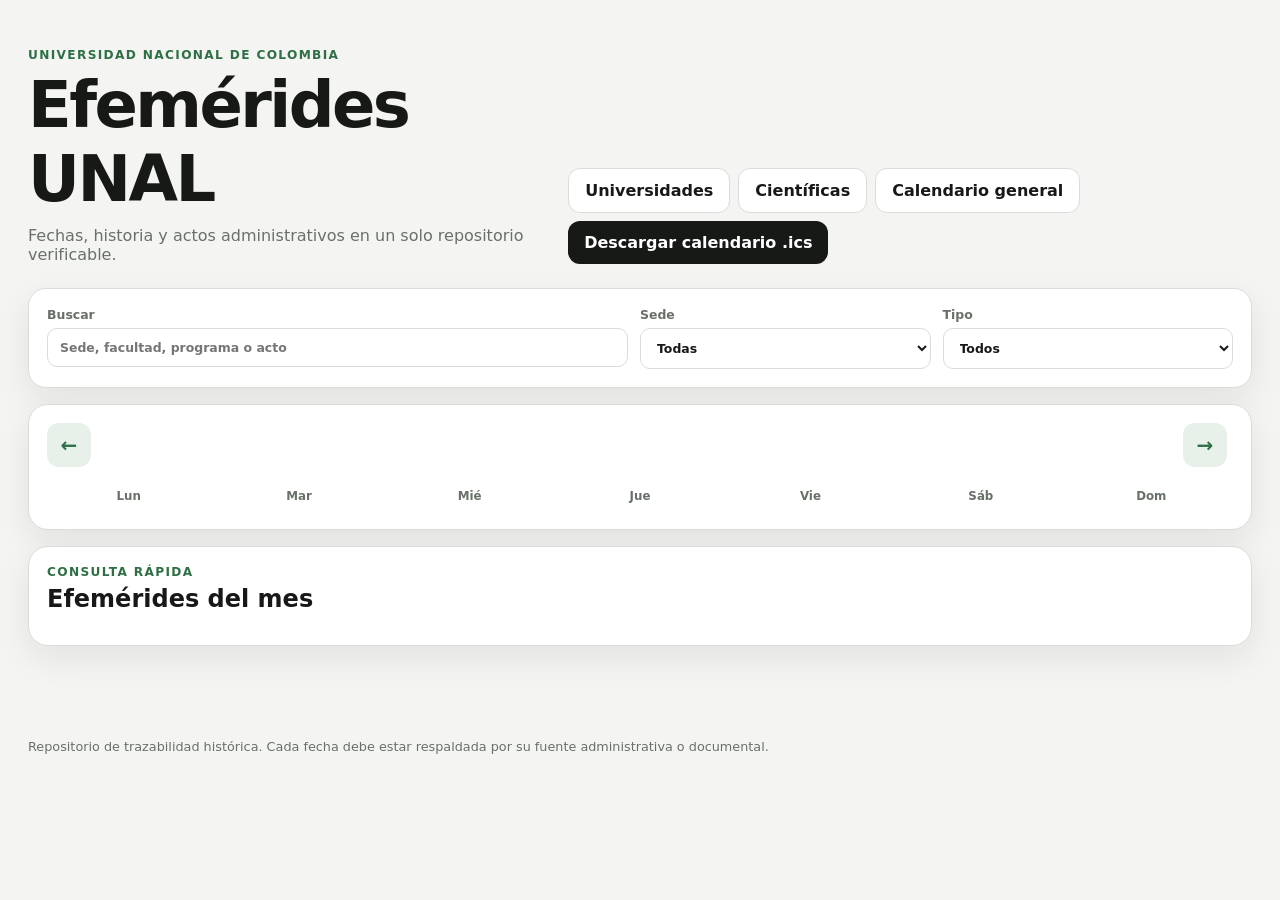
<file: index.html>
<!doctype html>
<html lang="es">
<head>
  <meta charset="utf-8">
  <meta name="viewport" content="width=device-width, initial-scale=1">
  <title>Efemérides UNAL</title>
  <meta name="description" content="Calendario y repositorio documental de efemérides de la Universidad Nacional de Colombia.">
  <link rel="stylesheet" href="styles.css?v=20260930-1">
</head>
<body>
  <header class="topbar">
    <div>
      <p class="eyebrow">Universidad Nacional de Colombia</p>
      <h1>Efemérides UNAL</h1>
      <p class="subtitle">Fechas, historia y actos administrativos en un solo repositorio verificable.</p>
    </div>
    <div style="display:flex;gap:8px;flex-wrap:wrap"><a class="button" href="universidades.html" style="text-decoration:none;background:#fff;color:#171917;border:1px solid #d9ddd8">Universidades</a><a class="button" href="cientificas.html" style="text-decoration:none;background:#fff;color:#171917;border:1px solid #d9ddd8">Científicas</a><a class="button" href="calendario.html" style="text-decoration:none;background:#fff;color:#171917;border:1px solid #d9ddd8">Calendario general</a><button id="downloadIcs" class="button">Descargar calendario .ics</button></div>
  </header>

  <main>
    <section class="controls" aria-label="Filtros">
      <label>Buscar
        <input id="searchInput" type="search" placeholder="Sede, facultad, programa o acto">
      </label>
      <label>Sede
        <select id="sedeFilter"><option value="">Todas</option></select>
      </label>
      <label>Tipo
        <select id="kindFilter"><option value="">Todos</option></select>
      </label>
    </section>

    <section class="calendar-card">
      <div class="calendar-toolbar">
        <button id="prevMonth" class="icon-button" aria-label="Mes anterior">←</button>
        <div>
          <h2 id="monthTitle"></h2>
          <p id="monthSubtitle"></p>
        </div>
        <button id="nextMonth" class="icon-button" aria-label="Mes siguiente">→</button>
      </div>
      <div class="weekdays" aria-hidden="true">
        <span>Lun</span><span>Mar</span><span>Mié</span><span>Jue</span><span>Vie</span><span>Sáb</span><span>Dom</span>
      </div>
      <div id="calendar" class="calendar"></div>
    </section>

    <section class="upcoming-card">
      <div class="section-heading">
        <div>
          <p class="eyebrow">Consulta rápida</p>
          <h2>Efemérides del mes</h2>
        </div>
      </div>
      <div id="monthList" class="event-list"></div>
    </section>
  </main>

  <dialog id="detailDialog">
    <button id="closeDialog" class="dialog-close" aria-label="Cerrar">×</button>
    <div id="dialogContent"></div>
  </dialog>

  <footer>
    <p>Repositorio de trazabilidad histórica. Cada fecha debe estar respaldada por su fuente administrativa o documental.</p>
  </footer>

  <script src="app.js?v=20260930-1"></script>
</body>
</html>
</file>
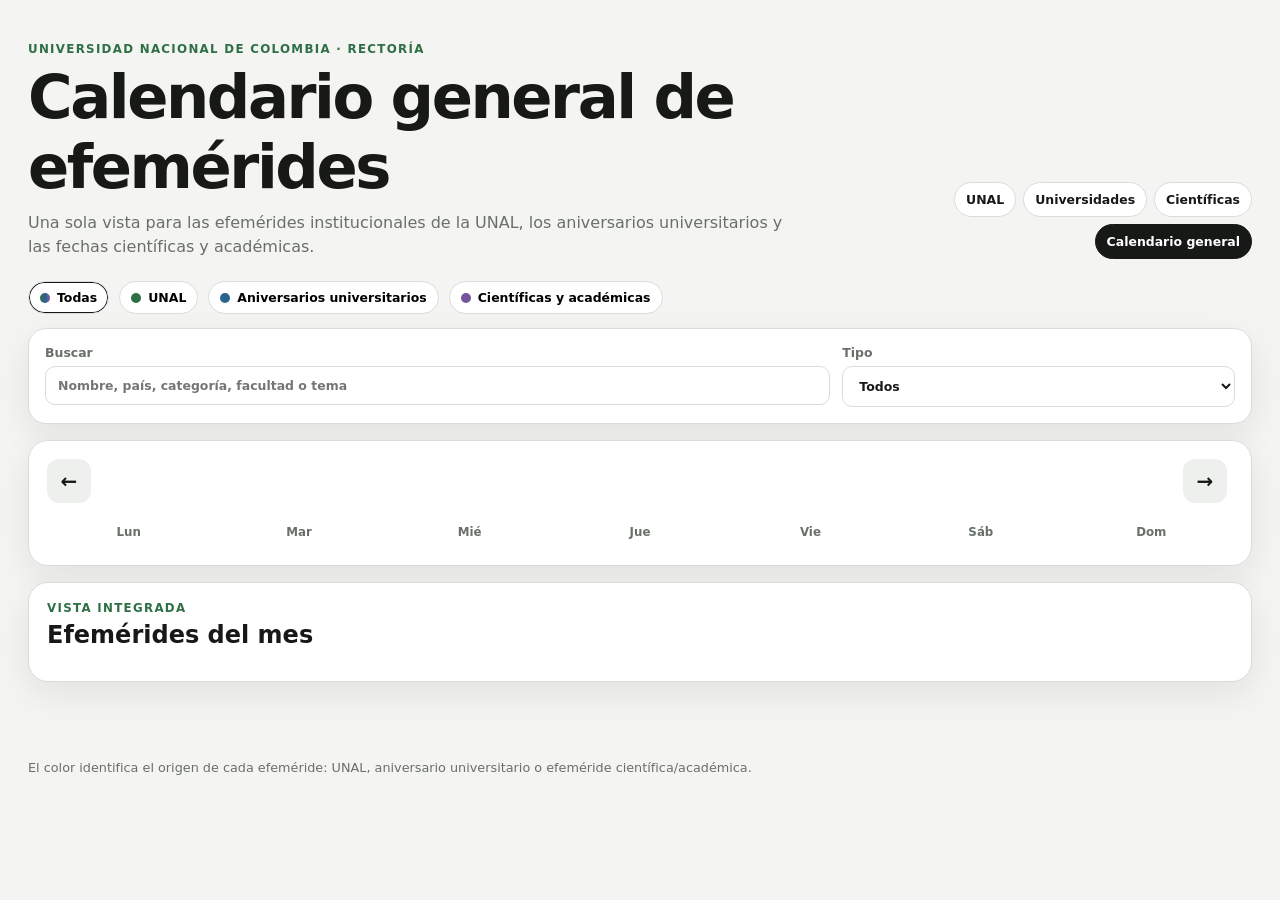
<file: calendario.html>
<!doctype html><html lang="es"><head><meta charset="utf-8"><meta name="viewport" content="width=device-width,initial-scale=1"><title>Calendario general de efemérides</title><meta name="description" content="Calendario integrado de efemérides UNAL, universitarias y científicas."><link rel="stylesheet" href="calendarios.css"></head><body data-page="general"><header class="topbar"><div><p class="eyebrow">Universidad Nacional de Colombia · Rectoría</p><h1>Calendario general de efemérides</h1><p class="subtitle">Una sola vista para las efemérides institucionales de la UNAL, los aniversarios universitarios y las fechas científicas y académicas.</p></div><nav class="nav"><a href="index.html">UNAL</a><a href="universidades.html">Universidades</a><a href="cientificas.html">Científicas</a><a class="active" href="calendario.html">Calendario general</a></nav></header><main><section class="legend"><button class="legend-filter active" data-source=""><i class="dot all"></i>Todas</button><button class="legend-filter" data-source="unal"><i class="dot unal"></i>UNAL</button><button class="legend-filter" data-source="universidad"><i class="dot university"></i>Aniversarios universitarios</button><button class="legend-filter" data-source="cientifica"><i class="dot sci"></i>Científicas y académicas</button></section><section class="controls general-controls"><label>Buscar<input id="searchInput" type="search" placeholder="Nombre, país, categoría, facultad o tema"></label><label>Tipo<select id="typeFilter"><option value="">Todos</option></select></label></section><section class="calendar-card"><div class="calendar-toolbar"><button id="prevMonth" class="icon-button">←</button><div><h2 id="monthTitle"></h2><p id="monthSubtitle"></p></div><button id="nextMonth" class="icon-button">→</button></div><div class="weekdays"><span>Lun</span><span>Mar</span><span>Mié</span><span>Jue</span><span>Vie</span><span>Sáb</span><span>Dom</span></div><div id="calendar" class="calendar"></div></section><section class="list-card"><p class="eyebrow">Vista integrada</p><h2>Efemérides del mes</h2><div id="monthList" class="event-list"></div></section></main><dialog id="detailDialog"><button id="closeDialog" class="dialog-close">×</button><div id="dialogContent"></div></dialog><footer>El color identifica el origen de cada efeméride: UNAL, aniversario universitario o efeméride científica/académica.</footer><script src="calendario.js?v=20261005-1"></script></body></html>
</file>
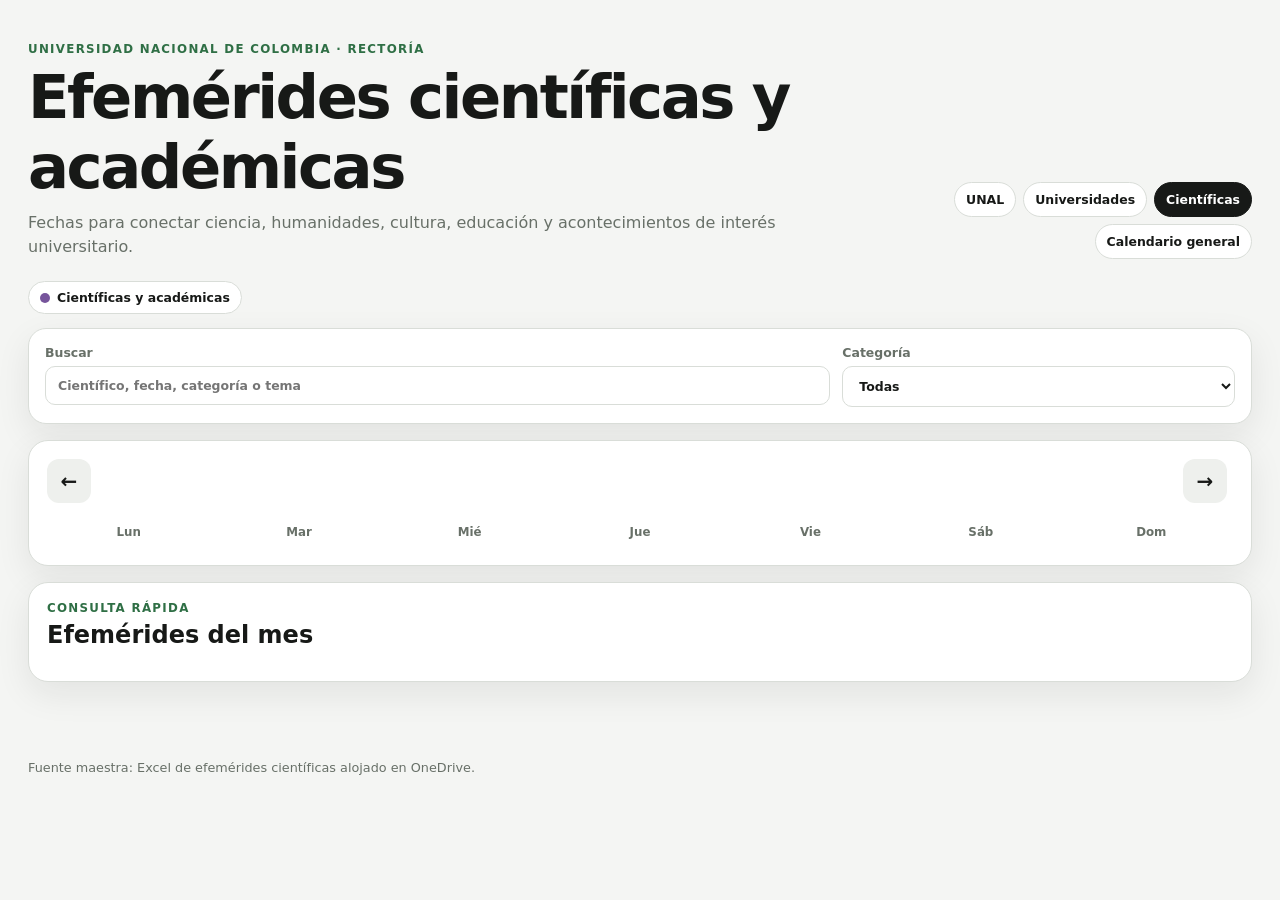
<file: cientificas.html>
<!doctype html><html lang="es"><head><meta charset="utf-8"><meta name="viewport" content="width=device-width,initial-scale=1"><title>Efemérides científicas y académicas</title><meta name="description" content="Calendario de efemérides científicas, académicas, culturales y multilaterales."><link rel="stylesheet" href="calendarios.css"></head><body data-page="cientificas"><header class="topbar"><div><p class="eyebrow">Universidad Nacional de Colombia · Rectoría</p><h1>Efemérides científicas y académicas</h1><p class="subtitle">Fechas para conectar ciencia, humanidades, cultura, educación y acontecimientos de interés universitario.</p></div><nav class="nav"><a href="index.html">UNAL</a><a href="universidades.html">Universidades</a><a class="active" href="cientificas.html">Científicas</a><a href="calendario.html">Calendario general</a></nav></header><main><section class="legend"><span><i class="dot sci"></i>Científicas y académicas</span></section><section class="controls"><label>Buscar<input id="searchInput" type="search" placeholder="Científico, fecha, categoría o tema"></label><label>Categoría<select id="categoryFilter"><option value="">Todas</option></select></label></section><section class="calendar-card"><div class="calendar-toolbar"><button id="prevMonth" class="icon-button">←</button><div><h2 id="monthTitle"></h2><p id="monthSubtitle"></p></div><button id="nextMonth" class="icon-button">→</button></div><div class="weekdays"><span>Lun</span><span>Mar</span><span>Mié</span><span>Jue</span><span>Vie</span><span>Sáb</span><span>Dom</span></div><div id="calendar" class="calendar"></div></section><section class="list-card"><p class="eyebrow">Consulta rápida</p><h2>Efemérides del mes</h2><div id="monthList" class="event-list"></div><div id="variableList"></div></section></main><dialog id="detailDialog"><button id="closeDialog" class="dialog-close">×</button><div id="dialogContent"></div></dialog><footer>Fuente maestra: Excel de efemérides científicas alojado en OneDrive.</footer><script src="cientificas.js?v=20261005-1"></script></body></html>
</file>
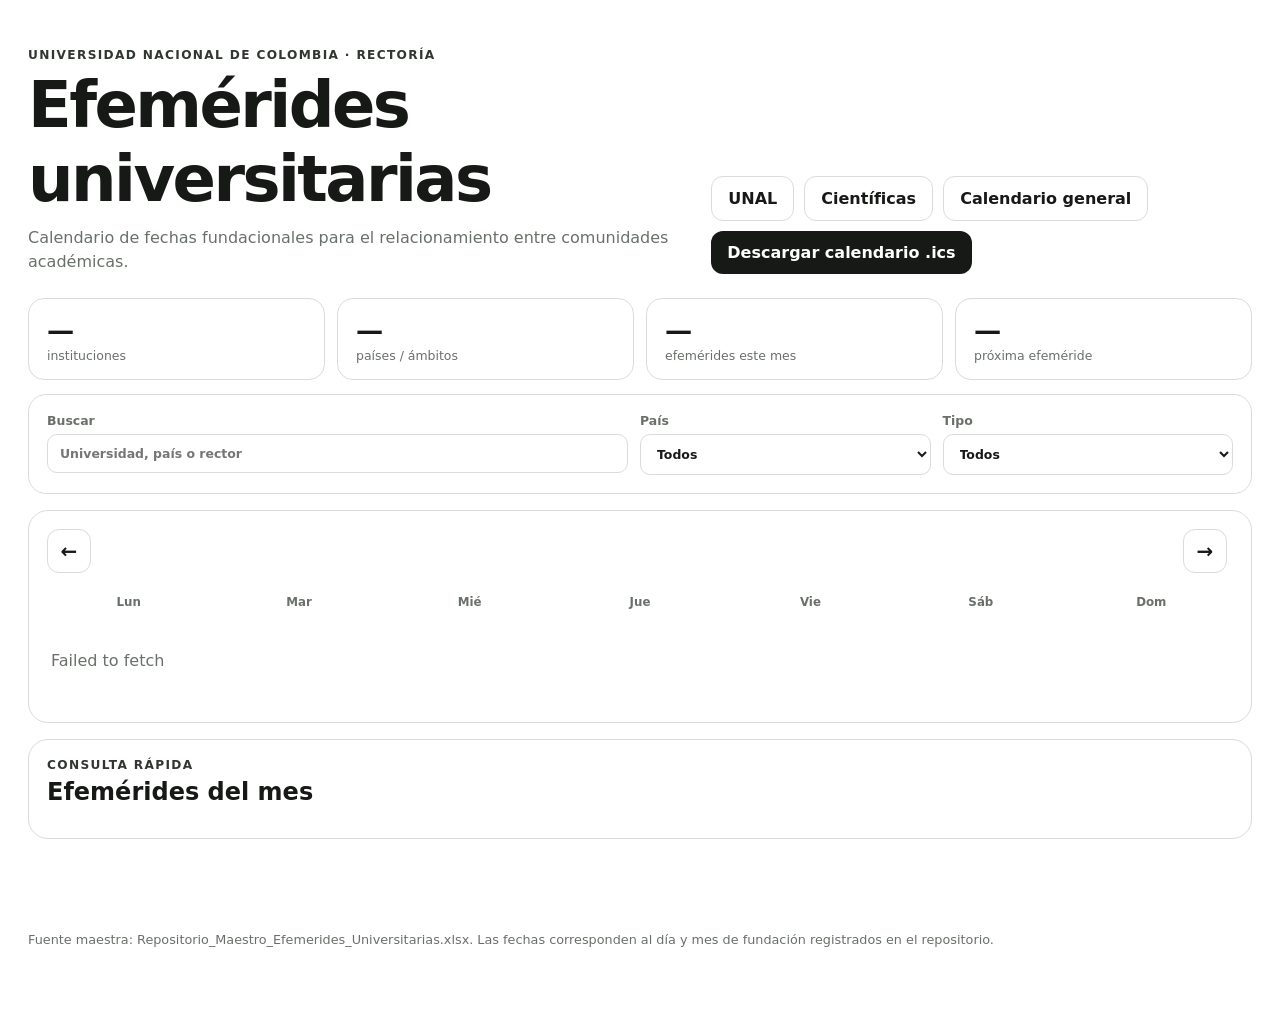
<file: universidades.html>
<!doctype html>
<html lang="es">
<head>
  <meta charset="utf-8">
  <meta name="viewport" content="width=device-width, initial-scale=1">
  <title>Efemérides universitarias</title>
  <meta name="description" content="Calendario de aniversarios y fechas fundacionales de universidades de América Latina.">
  <link rel="stylesheet" href="universidades.css?v=20260930-2">
</head>
<body>
  <header class="topbar">
    <div>
      <p class="eyebrow">Universidad Nacional de Colombia · Rectoría</p>
      <h1>Efemérides universitarias</h1>
      <p class="subtitle">Calendario de fechas fundacionales para el relacionamiento entre comunidades académicas.</p>
    </div>
    <div class="header-actions">
      <a class="button ghost" href="index.html">UNAL</a>
      <a class="button ghost" href="cientificas.html">Científicas</a>
      <a class="button ghost" href="calendario.html">Calendario general</a>
      <button id="downloadIcs" class="button">Descargar calendario .ics</button>
    </div>
  </header>

  <main>
    <section class="stats" aria-label="Resumen">
      <article><strong id="statInstitutions">—</strong><span>instituciones</span></article>
      <article><strong id="statCountries">—</strong><span>países / ámbitos</span></article>
      <article><strong id="statMonth">—</strong><span>efemérides este mes</span></article>
      <article><strong id="statNext">—</strong><span>próxima efeméride</span></article>
    </section>

    <section class="controls" aria-label="Filtros">
      <label>Buscar
        <input id="searchInput" type="search" placeholder="Universidad, país o rector">
      </label>
      <label>País
        <select id="countryFilter"><option value="">Todos</option></select>
      </label>
      <label>Tipo
        <select id="typeFilter"><option value="">Todos</option></select>
      </label>
    </section>

    <section class="calendar-card">
      <div class="calendar-toolbar">
        <button id="prevMonth" class="icon-button" aria-label="Mes anterior">←</button>
        <div>
          <h2 id="monthTitle"></h2>
          <p id="monthSubtitle"></p>
        </div>
        <button id="nextMonth" class="icon-button" aria-label="Mes siguiente">→</button>
      </div>
      <div class="weekdays" aria-hidden="true">
        <span>Lun</span><span>Mar</span><span>Mié</span><span>Jue</span><span>Vie</span><span>Sáb</span><span>Dom</span>
      </div>
      <div id="calendar" class="calendar"></div>
    </section>

    <section class="list-card">
      <div class="section-heading">
        <div>
          <p class="eyebrow">Consulta rápida</p>
          <h2>Efemérides del mes</h2>
        </div>
      </div>
      <div id="monthList" class="event-list"></div>
    </section>
  </main>

  <dialog id="detailDialog">
    <button id="closeDialog" class="dialog-close" aria-label="Cerrar">×</button>
    <div id="dialogContent"></div>
  </dialog>

  <footer>
    <p>Fuente maestra: Repositorio_Maestro_Efemerides_Universitarias.xlsx. Las fechas corresponden al día y mes de fundación registrados en el repositorio.</p>
  </footer>

  <script src="universidades.js?v=20261005-1"></script>
</body>
</html>
</file>
<file: styles.css>
:root {
  --bg: #f4f5f3;
  --surface: #ffffff;
  --ink: #171917;
  --muted: #687068;
  --line: #d9ddd8;
  --accent: #2f6f45;
  --accent-soft: #e7f0e9;
  --warning: #8a5b00;
  --warning-soft: #fff3d6;
  --shadow: 0 12px 34px rgba(21, 30, 24, .08);
}
* { box-sizing: border-box; }
body { margin: 0; font-family: Inter, ui-sans-serif, system-ui, -apple-system, BlinkMacSystemFont, "Segoe UI", sans-serif; background: var(--bg); color: var(--ink); }
button, input, select { font: inherit; }
.topbar { max-width: 1280px; margin: 0 auto; padding: 48px 28px 24px; display: flex; justify-content: space-between; gap: 24px; align-items: end; }
.eyebrow { margin: 0 0 6px; text-transform: uppercase; letter-spacing: .11em; font-size: .76rem; font-weight: 700; color: var(--accent); }
h1 { margin: 0; font-size: clamp(2.1rem, 5vw, 4.1rem); letter-spacing: -.04em; }
.subtitle { margin: 10px 0 0; color: var(--muted); max-width: 760px; }
main { max-width: 1280px; margin: 0 auto; padding: 0 28px 60px; }
.controls { background: var(--surface); border: 1px solid var(--line); border-radius: 18px; padding: 18px; display: grid; grid-template-columns: 2fr 1fr 1fr; gap: 12px; box-shadow: var(--shadow); }
label { font-size: .78rem; color: var(--muted); font-weight: 700; }
input, select { display: block; width: 100%; margin-top: 6px; padding: 11px 12px; border: 1px solid var(--line); border-radius: 10px; background: #fff; color: var(--ink); }
.calendar-card, .upcoming-card { background: var(--surface); border: 1px solid var(--line); border-radius: 20px; padding: 18px; box-shadow: var(--shadow); margin-top: 16px; }
.calendar-toolbar { display: grid; grid-template-columns: 50px 1fr 50px; align-items: center; gap: 12px; text-align: center; margin-bottom: 14px; }
.calendar-toolbar h2 { margin: 0; text-transform: capitalize; }
.calendar-toolbar p { margin: 4px 0 0; color: var(--muted); font-size: .84rem; }
.icon-button, .button { border: 0; border-radius: 12px; cursor: pointer; font-weight: 700; }
.icon-button { width: 44px; height: 44px; background: var(--accent-soft); color: var(--accent); font-size: 1.25rem; }
.button { padding: 12px 16px; background: var(--ink); color: #fff; }
.weekdays, .calendar { display: grid; grid-template-columns: repeat(7, 1fr); gap: 7px; }
.weekdays span { text-align: center; color: var(--muted); font-size: .74rem; font-weight: 700; padding: 8px 0; }
.day { min-height: 154px; background: #fafbfa; border: 1px solid var(--line); border-radius: 12px; padding: 8px; overflow: hidden; }
.day.outside { opacity: .35; }
.day-number { font-size: .78rem; color: var(--muted); font-weight: 700; margin-bottom: 6px; }
.event-chip { width: 100%; text-align: left; border: 0; background: var(--accent-soft); color: #173d27; border-radius: 9px; margin: 4px 0; padding: 8px 9px; line-height: 1.2; cursor: pointer; }
.event-chip-title { display: block; font-size: .73rem; font-weight: 750; line-height: 1.22; }
.event-chip-meta { display: block; margin-top: 4px; font-size: .62rem; font-weight: 400; line-height: 1.3; opacity: .78; }
.event-chip.pending { background: var(--warning-soft); color: var(--warning); }
.more { font-size: .7rem; color: var(--muted); padding: 4px 2px; }
.section-heading { display: flex; justify-content: space-between; gap: 20px; align-items: end; }
.section-heading h2 { margin: 0; }
.event-list { display: grid; gap: 8px; margin-top: 14px; }
.event-row { border: 1px solid var(--line); border-radius: 12px; padding: 12px 14px; display: grid; grid-template-columns: 80px 1fr auto; gap: 14px; align-items: center; background: #fff; }
.event-date { font-weight: 800; color: var(--accent); }
.event-row h3 { margin: 0; font-size: .96rem; }
.event-row p { margin: 4px 0 0; color: var(--muted); font-size: .8rem; }
.event-row button { border: 0; background: transparent; color: var(--accent); font-weight: 800; cursor: pointer; }
.badge { display: inline-block; border-radius: 999px; padding: 4px 8px; font-size: .7rem; font-weight: 700; background: var(--accent-soft); color: var(--accent); }
.badge.pending { background: var(--warning-soft); color: var(--warning); }
dialog { width: min(760px, calc(100vw - 30px)); border: 0; border-radius: 20px; padding: 26px; box-shadow: 0 25px 80px rgba(0,0,0,.25); }
dialog::backdrop { background: rgba(12, 18, 14, .62); }
.dialog-close { position: absolute; right: 14px; top: 10px; border: 0; background: transparent; font-size: 1.8rem; cursor: pointer; }
.detail-meta { display: grid; grid-template-columns: repeat(2, 1fr); gap: 10px; margin: 18px 0; }
.detail-meta div { padding: 10px 12px; background: #f5f6f4; border-radius: 10px; }
.detail-meta small { display: block; color: var(--muted); margin-bottom: 3px; }
.docs { display: grid; gap: 8px; margin-top: 12px; }
.doc-link { display: flex; justify-content: space-between; gap: 12px; align-items: center; text-decoration: none; color: var(--ink); border: 1px solid var(--line); padding: 11px 12px; border-radius: 10px; }
.doc-link strong { color: var(--accent); }
.doc-pending { background: #f7f8f6; color: var(--muted); }
.doc-pending strong { color: var(--muted); font-weight: 700; }
.empty { color: var(--muted); padding: 18px 4px; }
footer { max-width: 1280px; margin: 0 auto; padding: 20px 28px 50px; color: var(--muted); font-size: .8rem; }

@media (max-width: 900px) {
  .topbar { align-items: start; flex-direction: column; }
  .controls { grid-template-columns: 1fr 1fr; }
  .controls label:first-child { grid-column: 1 / -1; }
  .day { min-height: 125px; }
}

@media (max-width: 650px) {
  body { overflow-x: hidden; }
  main, .topbar, footer { padding-left: 12px; padding-right: 12px; }
  .topbar { padding-top: 26px; padding-bottom: 16px; gap: 16px; }
  h1 { font-size: clamp(2rem, 12vw, 3rem); }
  .subtitle { font-size: .92rem; line-height: 1.45; }
  .topbar .button { width: 100%; }

  .controls { grid-template-columns: 1fr; padding: 14px; border-radius: 14px; gap: 10px; }
  .controls label:first-child { grid-column: auto; }
  input, select { min-height: 44px; font-size: 16px; }

  .calendar-card, .upcoming-card { border-radius: 14px; padding: 12px; margin-top: 12px; }
  .calendar-toolbar { grid-template-columns: 42px 1fr 42px; gap: 6px; margin-bottom: 8px; }
  .calendar-toolbar h2 { font-size: 1.25rem; }
  .calendar-toolbar p { font-size: .72rem; }
  .icon-button { width: 40px; height: 40px; }

  .weekdays, .calendar { grid-template-columns: repeat(7, minmax(0, 1fr)); gap: 3px; }
  .weekdays span { display: block; padding: 5px 0; font-size: .6rem; }
  .day, .day.outside { min-height: 62px; padding: 4px 2px; border-radius: 8px; opacity: 1; text-align: center; }
  .day.outside { opacity: .28; }
  .day-number { margin: 0 0 5px; font-size: .68rem; text-align: center; }
  .event-chip { display: inline-block; width: 9px; height: 9px; padding: 0; margin: 1px; border-radius: 50%; vertical-align: middle; pointer-events: none; }
  .event-chip-title, .event-chip-meta { display: none; }
  .more { padding: 1px 0 0; font-size: .52rem; text-align: center; }

  .section-heading h2 { font-size: 1.35rem; }
  .event-list { gap: 7px; margin-top: 10px; }
  .event-row { grid-template-columns: 58px minmax(0, 1fr); gap: 10px; padding: 11px 10px; align-items: start; }
  .event-date { font-size: .8rem; padding-top: 2px; }
  .event-row h3 { font-size: .92rem; line-height: 1.25; overflow-wrap: anywhere; }
  .event-row p { font-size: .76rem; line-height: 1.35; }
  .event-row button { grid-column: 2; justify-self: start; min-height: 36px; padding: 6px 0; }

  dialog { width: calc(100vw - 20px); max-height: calc(100dvh - 20px); padding: 22px 16px 18px; border-radius: 16px; overflow-y: auto; }
  .detail-meta { grid-template-columns: 1fr; gap: 7px; }
  .doc-link { align-items: flex-start; flex-direction: column; }
  footer { padding-top: 8px; padding-bottom: 30px; }
}
</file>
<file: calendarios.css>
:root{--bg:#f4f5f3;--surface:#fff;--ink:#171917;--muted:#687068;--line:#d9ddd8;--unal:#2f6f45;--unal-soft:#e7f0e9;--uni:#28648f;--uni-soft:#e7f0f7;--sci:#76549b;--sci-soft:#f0e9f7;--shadow:0 12px 34px rgba(21,30,24,.08)}
*{box-sizing:border-box}body{margin:0;font-family:Inter,ui-sans-serif,system-ui,-apple-system,BlinkMacSystemFont,"Segoe UI",sans-serif;background:var(--bg);color:var(--ink)}button,input,select{font:inherit}.topbar{max-width:1280px;margin:0 auto;padding:42px 28px 22px;display:flex;justify-content:space-between;gap:24px;align-items:flex-end}.eyebrow{margin:0 0 6px;text-transform:uppercase;letter-spacing:.11em;font-size:.74rem;font-weight:800;color:var(--unal)}h1{margin:0;font-size:clamp(2rem,5vw,3.8rem);letter-spacing:-.04em}.subtitle{margin:9px 0 0;color:var(--muted);max-width:780px;line-height:1.5}.nav{display:flex;flex-wrap:wrap;gap:7px;justify-content:flex-end}.nav a{padding:9px 11px;border:1px solid var(--line);border-radius:999px;text-decoration:none;color:var(--ink);font-size:.78rem;font-weight:750;background:#fff}.nav a.active{background:var(--ink);color:#fff;border-color:var(--ink)}main{max-width:1280px;margin:0 auto;padding:0 28px 60px}.legend{display:flex;gap:10px;flex-wrap:wrap;align-items:center;margin-bottom:14px}.legend span,.legend-filter{border:1px solid var(--line);background:#fff;border-radius:999px;padding:8px 11px;font-size:.78rem;font-weight:750;display:inline-flex;gap:7px;align-items:center}.legend-filter{cursor:pointer}.legend-filter.active{box-shadow:inset 0 0 0 1px var(--ink)}.dot{width:10px;height:10px;border-radius:50%;display:inline-block}.dot.unal{background:var(--unal)}.dot.university{background:var(--uni)}.dot.sci{background:var(--sci)}.dot.all{background:linear-gradient(90deg,var(--unal) 0 33%,var(--uni) 33% 66%,var(--sci) 66%)}
.controls{background:var(--surface);border:1px solid var(--line);border-radius:18px;padding:16px;display:grid;grid-template-columns:2fr 1fr;gap:12px;box-shadow:var(--shadow)}label{font-size:.78rem;color:var(--muted);font-weight:750}input,select{display:block;width:100%;margin-top:6px;padding:11px 12px;border:1px solid var(--line);border-radius:10px;background:#fff;color:var(--ink)}.calendar-card,.list-card{background:var(--surface);border:1px solid var(--line);border-radius:20px;padding:18px;box-shadow:var(--shadow);margin-top:16px}.calendar-toolbar{display:grid;grid-template-columns:50px 1fr 50px;align-items:center;gap:12px;text-align:center;margin-bottom:14px}.calendar-toolbar h2{margin:0;text-transform:capitalize}.calendar-toolbar p{margin:4px 0 0;color:var(--muted);font-size:.84rem}.icon-button{width:44px;height:44px;border:0;border-radius:12px;background:#eef0ed;color:var(--ink);font-size:1.25rem;font-weight:800;cursor:pointer}.weekdays,.calendar{display:grid;grid-template-columns:repeat(7,1fr);gap:7px}.weekdays span{text-align:center;color:var(--muted);font-size:.74rem;font-weight:700;padding:8px 0}.day{min-height:150px;background:#fafbfa;border:1px solid var(--line);border-radius:12px;padding:8px;overflow:hidden}.day.outside{opacity:.34}.day-number{font-size:.78rem;color:var(--muted);font-weight:800;margin-bottom:6px}.event-chip{width:100%;text-align:left;border:0;border-radius:9px;margin:4px 0;padding:8px 9px;line-height:1.2;cursor:pointer}.event-chip.unal{background:var(--unal-soft);color:#173d27}.event-chip.universidad{background:var(--uni-soft);color:#17425f}.event-chip.cientifica{background:var(--sci-soft);color:#4f326d}.event-chip-title{display:block;font-size:.72rem;font-weight:780;line-height:1.2}.event-chip-meta{display:block;margin-top:4px;font-size:.61rem;opacity:.8}.more{font-size:.69rem;color:var(--muted);padding:4px 2px}.list-card h2{margin:0}.event-list{display:grid;gap:8px;margin-top:14px}.event-row{border:1px solid var(--line);border-left:5px solid var(--line);border-radius:12px;padding:12px 14px;display:grid;grid-template-columns:82px 1fr auto;gap:14px;align-items:center;background:#fff}.event-row.unal{border-left-color:var(--unal)}.event-row.universidad{border-left-color:var(--uni)}.event-row.cientifica{border-left-color:var(--sci)}.event-date{font-weight:850}.event-row h3{margin:0;font-size:.95rem}.event-row p{margin:4px 0 0;color:var(--muted);font-size:.8rem;line-height:1.4}.event-row button{border:0;background:transparent;font-weight:800;cursor:pointer}.event-row.unal button{color:var(--unal)}.event-row.universidad button{color:var(--uni)}.event-row.cientifica button{color:var(--sci)}.badge{display:inline-block;margin-top:6px;padding:4px 8px;border-radius:999px;background:#f0f1ef;font-size:.68rem;font-weight:750;color:#555}.variable-box{margin-top:18px;padding-top:14px;border-top:1px solid var(--line)}dialog{width:min(760px,calc(100vw - 30px));border:0;border-radius:20px;padding:26px;box-shadow:0 25px 80px rgba(0,0,0,.25)}dialog::backdrop{background:rgba(12,18,14,.62)}.dialog-close{position:absolute;right:14px;top:10px;border:0;background:transparent;font-size:1.8rem;cursor:pointer}.detail-meta{display:grid;grid-template-columns:repeat(2,1fr);gap:10px;margin:18px 0}.detail-meta div{padding:10px 12px;background:#f5f6f4;border-radius:10px}.detail-meta small{display:block;color:var(--muted);margin-bottom:3px}.detail-desc{line-height:1.55;color:#343934}.empty{color:var(--muted);padding:18px 4px}footer{max-width:1280px;margin:0 auto;padding:18px 28px 46px;color:var(--muted);font-size:.8rem}
@media(max-width:850px){.topbar{align-items:flex-start;flex-direction:column}.nav{justify-content:flex-start}.day{min-height:120px}}
@media(max-width:650px){main,.topbar,footer{padding-left:12px;padding-right:12px}.topbar{padding-top:26px}.nav{width:100%}.nav a{font-size:.72rem}.controls{grid-template-columns:1fr;padding:13px}.calendar-card,.list-card{padding:11px;border-radius:14px}.calendar-toolbar{grid-template-columns:42px 1fr 42px;gap:6px}.icon-button{width:40px;height:40px}.weekdays,.calendar{grid-template-columns:repeat(7,minmax(0,1fr));gap:3px}.weekdays span{font-size:.59rem}.day,.day.outside{min-height:60px;padding:4px 2px;border-radius:8px;opacity:1;text-align:center}.day.outside{opacity:.27}.day-number{margin:0 0 5px;font-size:.67rem}.event-chip{display:inline-block;width:9px;height:9px;padding:0;margin:1px;border-radius:50%;vertical-align:middle;pointer-events:none}.event-chip-title,.event-chip-meta{display:none}.more{font-size:.5rem;padding:1px}.event-row{grid-template-columns:59px minmax(0,1fr);gap:9px;padding:10px}.event-row button{grid-column:2;justify-self:start;padding:5px 0}.detail-meta{grid-template-columns:1fr}dialog{width:calc(100vw - 20px);max-height:calc(100dvh - 20px);overflow-y:auto;padding:22px 16px}}
</file>
<file: universidades.css>
:root{
  --bg:#fff;--surface:#fff;--ink:#171917;--muted:#697069;--line:#d9ddd8;
  --accent:#313631;--accent-soft:#fff;--shadow:0 8px 24px rgba(21,30,24,.05)
}
*{box-sizing:border-box} body{margin:0;font-family:Inter,ui-sans-serif,system-ui,-apple-system,BlinkMacSystemFont,"Segoe UI",sans-serif;background:var(--bg);color:var(--ink)}
button,input,select{font:inherit}.topbar{max-width:1280px;margin:0 auto;padding:48px 28px 24px;display:flex;justify-content:space-between;gap:24px;align-items:end}
.eyebrow{margin:0 0 6px;text-transform:uppercase;letter-spacing:.11em;font-size:.76rem;font-weight:700;color:var(--accent)}
h1{margin:0;font-size:clamp(2.1rem,5vw,4rem);letter-spacing:-.04em}.subtitle{margin:10px 0 0;color:var(--muted);max-width:780px;line-height:1.5}
.header-actions{display:flex;gap:10px;flex-wrap:wrap}.button{border:0;border-radius:12px;padding:12px 16px;background:var(--ink);color:#fff;font-weight:750;text-decoration:none;cursor:pointer}
.button.ghost{background:#fff;color:var(--ink);border:1px solid var(--line)}
main{max-width:1280px;margin:0 auto;padding:0 28px 60px}
.stats{display:grid;grid-template-columns:repeat(4,1fr);gap:12px;margin-bottom:14px}.stats article{background:#fff;border:1px solid var(--line);border-radius:16px;padding:16px 18px;box-shadow:none}
.stats strong{display:block;font-size:1.7rem;letter-spacing:-.03em}.stats span{display:block;color:var(--muted);font-size:.78rem;margin-top:2px}
.controls{background:#fff;border:1px solid var(--line);border-radius:18px;padding:18px;display:grid;grid-template-columns:2fr 1fr 1fr;gap:12px;box-shadow:none}
label{font-size:.78rem;color:var(--muted);font-weight:700}input,select{display:block;width:100%;margin-top:6px;padding:11px 12px;border:1px solid var(--line);border-radius:10px;background:#fff;color:var(--ink)}
.calendar-card,.list-card{background:#fff;border:1px solid var(--line);border-radius:20px;padding:18px;box-shadow:none;margin-top:16px}
.calendar-toolbar{display:grid;grid-template-columns:50px 1fr 50px;align-items:center;gap:12px;text-align:center;margin-bottom:14px}.calendar-toolbar h2{margin:0;text-transform:capitalize}.calendar-toolbar p{margin:4px 0 0;color:var(--muted);font-size:.84rem}
.icon-button{width:44px;height:44px;border:1px solid var(--line);border-radius:12px;background:#fff;color:var(--ink);font-size:1.25rem;font-weight:800;cursor:pointer}
.weekdays,.calendar{display:grid;grid-template-columns:repeat(7,1fr);gap:7px}.weekdays span{text-align:center;color:var(--muted);font-size:.74rem;font-weight:700;padding:8px 0}
.day{min-height:150px;background:#fff;border:1px solid var(--line);border-radius:12px;padding:8px;overflow:hidden}.day.outside{opacity:.35}.day-number{font-size:.78rem;color:var(--muted);font-weight:700;margin-bottom:6px}
.event-chip{width:100%;text-align:left;border:1px solid var(--line);background:#fff;color:var(--ink);border-radius:9px;margin:4px 0;padding:8px 9px;line-height:1.2;cursor:pointer}.event-chip-title{display:block;font-size:.73rem;font-weight:760;line-height:1.22}.event-chip-meta{display:block;margin-top:4px;font-size:.62rem;opacity:.78}
.more{font-size:.7rem;color:var(--muted);padding:4px 2px}.section-heading h2{margin:0}.event-list{display:grid;gap:8px;margin-top:14px}.event-row{border:1px solid var(--line);border-radius:12px;padding:12px 14px;display:grid;grid-template-columns:82px 1fr auto;gap:14px;align-items:center;background:#fff;box-shadow:none}
.event-date{font-weight:800;color:var(--accent)}.event-row h3{margin:0;font-size:.96rem}.event-row p{margin:4px 0 0;color:var(--muted);font-size:.8rem}.event-row button{border:0;background:transparent;color:var(--accent);font-weight:800;cursor:pointer}
.country{display:inline-block;margin-top:6px;border-radius:999px;padding:4px 8px;background:#fff;color:#4d554d;border:1px solid var(--line);font-size:.7rem;font-weight:700}
dialog{width:min(720px,calc(100vw - 30px));border:0;border-radius:20px;padding:26px;box-shadow:0 25px 80px rgba(0,0,0,.25)}dialog::backdrop{background:rgba(12,18,14,.62)}.dialog-close{position:absolute;right:14px;top:10px;border:0;background:transparent;font-size:1.8rem;cursor:pointer}
.detail-meta{display:grid;grid-template-columns:repeat(2,1fr);gap:10px;margin:18px 0}.detail-meta div{padding:10px 12px;background:#f5f6f4;border-radius:10px}.detail-meta small{display:block;color:var(--muted);margin-bottom:3px}.empty{color:var(--muted);padding:18px 4px}
footer{max-width:1280px;margin:0 auto;padding:20px 28px 50px;color:var(--muted);font-size:.8rem}
@media(max-width:900px){.topbar{align-items:start;flex-direction:column}.stats{grid-template-columns:repeat(2,1fr)}.controls{grid-template-columns:1fr 1fr}.controls label:first-child{grid-column:1/-1}.day{min-height:125px}}
@media(max-width:650px){body{overflow-x:hidden}main,.topbar,footer{padding-left:12px;padding-right:12px}.topbar{padding-top:26px;padding-bottom:16px}.header-actions{width:100%}.button{flex:1;text-align:center}.stats{grid-template-columns:1fr 1fr;gap:8px}.stats article{padding:12px}.stats strong{font-size:1.35rem}.controls{grid-template-columns:1fr;padding:14px;border-radius:14px}.controls label:first-child{grid-column:auto}input,select{min-height:44px;font-size:16px}
.calendar-card,.list-card{border-radius:14px;padding:12px;margin-top:12px}.calendar-toolbar{grid-template-columns:42px 1fr 42px;gap:6px}.calendar-toolbar h2{font-size:1.25rem}.icon-button{width:40px;height:40px}.weekdays,.calendar{grid-template-columns:repeat(7,minmax(0,1fr));gap:3px}.weekdays span{padding:5px 0;font-size:.6rem}.day,.day.outside{min-height:62px;padding:4px 2px;border-radius:8px;opacity:1;text-align:center}.day.outside{opacity:.28}.day-number{margin:0 0 5px;font-size:.68rem}.event-chip{display:inline-block;width:9px;height:9px;padding:0;margin:1px;border-radius:50%;vertical-align:middle;pointer-events:none}.event-chip-title,.event-chip-meta{display:none}.more{font-size:.52rem}
.event-row{grid-template-columns:60px minmax(0,1fr);gap:9px;padding:11px 10px;align-items:start}.event-row button{grid-column:2;justify-self:start;min-height:34px;padding:5px 0}.event-row h3{font-size:.92rem}.event-row p{font-size:.76rem}dialog{width:calc(100vw - 20px);max-height:calc(100dvh - 20px);padding:22px 16px 18px;overflow-y:auto}.detail-meta{grid-template-columns:1fr}}
</file>
